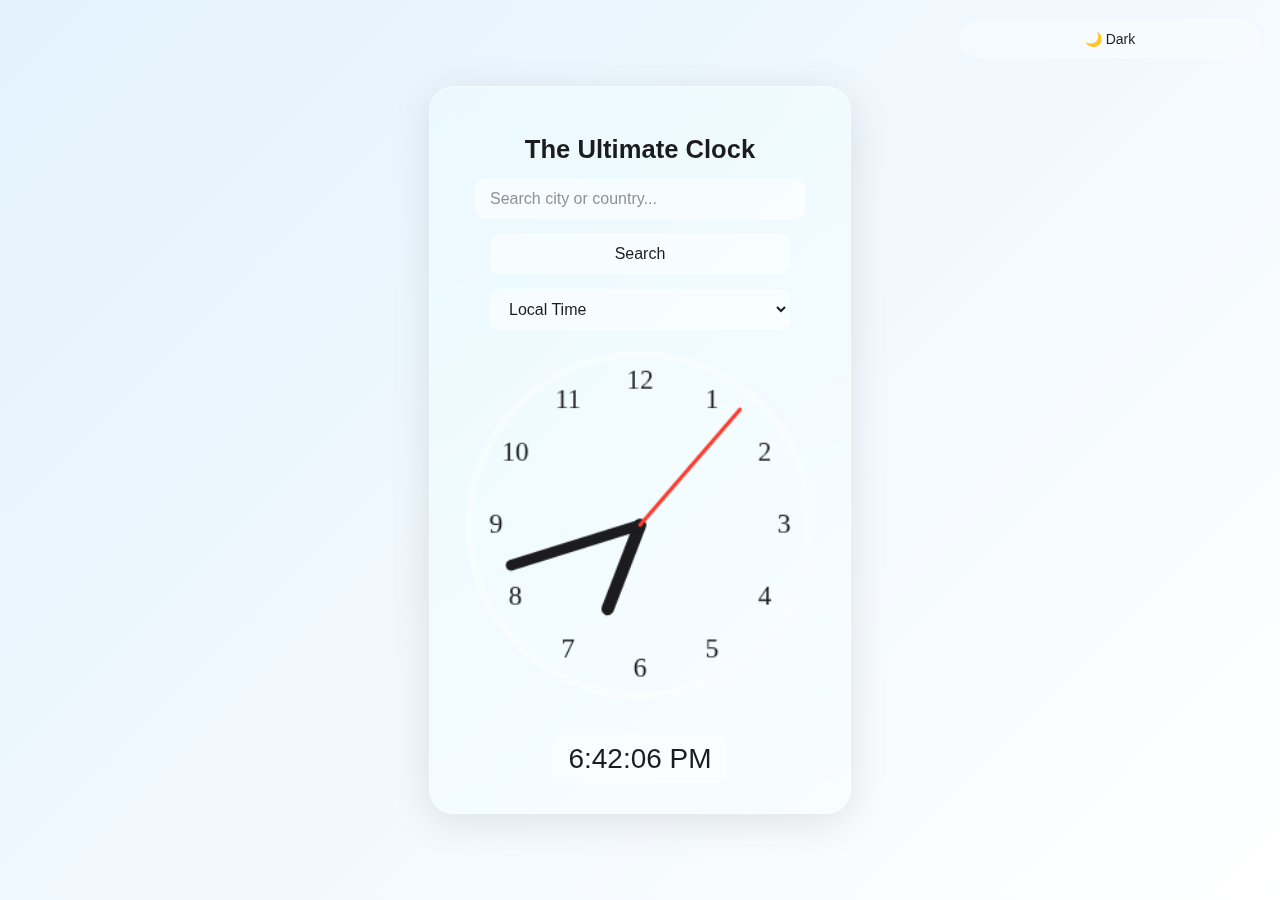
<file: index.html>
<!DOCTYPE html>
<html lang="en">
<head>
<meta charset="UTF-8">
<meta name="viewport" content="width=device-width, initial-scale=1.0">
<title>The Ultimate Clock</title>
<style>
:root {
  --bg: linear-gradient(135deg, #e3f2fd, #ffffff);
  --text: #1c1c1e;
  --glass-bg: rgba(255,255,255,0.3);
  --border: rgba(255,255,255,0.4);
  --shadow: rgba(0,0,0,0.1);
}
[data-theme='dark'] {
  --bg: linear-gradient(135deg,#0f2027,#203a43,#2c5364);
  --text:#f5f5f7;
  --glass-bg: rgba(0,0,0,0.25);
  --border: rgba(255,255,255,0.15);
  --shadow: rgba(0,0,0,0.6);
}
body{
  margin:0;
  font-family:-apple-system,BlinkMacSystemFont,'SF Pro Display','Poppins',sans-serif;
  display:flex;
  flex-direction:column;
  align-items:center;
  justify-content:center;
  min-height:100vh;
  background:var(--bg);
  color:var(--text);
  transition:0.5s;
}
.clock-container{
  background:var(--glass-bg);
  backdrop-filter:blur(20px) saturate(180%);
  -webkit-backdrop-filter:blur(20px) saturate(180%);
  border-radius:25px;
  border:1px solid var(--border);
  box-shadow:0 8px 40px var(--shadow);
  padding:30px;
  display:flex;
  flex-direction:column;
  align-items:center;
  width:90%;
  max-width:360px;
  transition:0.4s;
}
h1{font-size:clamp(1.3rem,2vw,1.6rem);margin-bottom:15px;font-weight:600;}
canvas{background:transparent;border-radius:50%;margin-bottom:20px;width:100%;height:auto;}
select,input,button{
  padding:10px 14px;
  font-size:16px;
  border-radius:10px;
  border:1px solid var(--border);
  background:rgba(255,255,255,0.25);
  color:var(--text);
  margin-bottom:15px;
  width:100%;
  max-width:300px;
  backdrop-filter:blur(10px);
  outline:none;
  transition:0.3s;
}
input::placeholder{color:rgba(100,100,100,0.7);}
#digitalTime{
  font-size:clamp(20px,4vw,28px);
  font-weight:500;
  margin-top:10px;
  padding:8px 16px;
  border-radius:12px;
  backdrop-filter:blur(6px);
  background:rgba(255,255,255,0.1);
}
.theme-toggle{
  position:fixed;
  top:20px;
  right:20px;
  background:var(--glass-bg);
  border:1px solid var(--border);
  border-radius:25px;
  padding:10px 18px;
  cursor:pointer;
  font-size:14px;
  color:var(--text);
  backdrop-filter:blur(15px);
  transition:0.3s;
}
.theme-toggle:hover{background:rgba(255,255,255,0.4);}
[data-theme='dark'] select{color:#f5f5f7;background:rgba(255,255,255,0.1);border:1px solid rgba(255,255,255,0.2);}
[data-theme='dark'] input{color:#f5f5f7;background:rgba(255,255,255,0.1);border:1px solid rgba(255,255,255,0.2);}
[data-theme='dark'] input::placeholder{color:rgba(245,245,247,0.6);}
</style>
</head>
<body>
<button class="theme-toggle" id="themeToggle">🌙 Dark</button>
<div class="clock-container">
<h1>The Ultimate Clock</h1>
<input type="text" id="searchInput" placeholder="Search city or country...">
<button id="searchBtn">Search</button>
<select id="countrySelect"></select>
<canvas id="clockCanvas" width="280" height="280"></canvas>
<div id="digitalTime"></div>
</div>

<script>
const canvas=document.getElementById('clockCanvas');
const ctx=canvas.getContext('2d');
const digitalTime=document.getElementById('digitalTime');
const countrySelect=document.getElementById('countrySelect');
const themeToggle=document.getElementById('themeToggle');
const searchInput=document.getElementById('searchInput');
const searchBtn=document.getElementById('searchBtn');

// Add supported timezones (you can extend this list)
const timezones={
  'Local Time':Intl.DateTimeFormat().resolvedOptions().timeZone,
  'United States (New York)':'America/New_York',
  'United Kingdom (London)':'Europe/London',
  'India (New Delhi)':'Asia/Kolkata',
  'Japan (Tokyo)':'Asia/Tokyo',
  'Australia (Sydney)':'Australia/Sydney',
  'UAE (Dubai)':'Asia/Dubai',
  'Germany (Berlin)':'Europe/Berlin',
  'Brazil (Sao Paulo)':'America/Sao_Paulo',
  'Maldives':'Indian/Maldives'
};

for(let country in timezones){
  const option=document.createElement('option');
  option.value=timezones[country];
  option.textContent=country;
  countrySelect.appendChild(option);
}

let selectedZone=Intl.DateTimeFormat().resolvedOptions().timeZone;
let serverTimeOffset=0;

async function syncTime(){
  try{
    const response=await fetch(`https://worldtimeapi.org/api/timezone/${selectedZone}`);
    if(!response.ok) throw new Error('Time fetch failed');
    const data=await response.json();
    const serverTime=new Date(data.datetime).getTime();
    serverTimeOffset=serverTime-Date.now();
  }catch(e){
    console.warn('Time sync failed, using local time',e);
    serverTimeOffset=0;
  }
}

async function startClock(){
  await syncTime();
  requestAnimationFrame(drawClock);
  setInterval(syncTime,60000);
}

function drawClock(){
  const now=new Date(Date.now()+serverTimeOffset);
  const radius=canvas.height/2;

  ctx.clearRect(0,0,canvas.width,canvas.height);
  ctx.save();
  ctx.translate(radius,radius);

  drawFace(ctx,radius);
  drawNumbers(ctx,radius);
  drawTime(ctx,radius,now);

  ctx.restore();

  digitalTime.textContent=now.toLocaleTimeString('en-US',{timeZone:selectedZone,hour12:true});

  requestAnimationFrame(drawClock);
}

function drawFace(ctx,radius){
  ctx.beginPath();
  ctx.arc(0,0,radius*0.95,0,2*Math.PI);
  ctx.fillStyle='rgba(255,255,255,0.05)';
  ctx.fill();
  ctx.strokeStyle='rgba(255,255,255,0.4)';
  ctx.lineWidth=radius*0.04;
  ctx.stroke();
}

function drawNumbers(ctx,radius){
  ctx.font=radius*0.15+'px SF Pro Display';
  ctx.textBaseline='middle';
  ctx.textAlign='center';
  ctx.fillStyle=getComputedStyle(document.body).getPropertyValue('--text');
  for(let num=1;num<=12;num++){
    const ang=num*Math.PI/6;
    ctx.rotate(ang);
    ctx.translate(0,-radius*0.8);
    ctx.rotate(-ang);
    ctx.fillText(num.toString(),0,0);
    ctx.rotate(ang);
    ctx.translate(0,radius*0.8);
    ctx.rotate(-ang);
  }
}

function drawTime(ctx,radius,now){
  const ms=now.getMilliseconds();
  const second=now.getSeconds()+ms/1000;
  const minute=now.getMinutes()+second/60;
  const hour=(now.getHours()%12)+minute/60;
  drawHand(ctx,hour*Math.PI/6,radius*0.5,radius*0.07);
  drawHand(ctx,minute*Math.PI/30,radius*0.75,radius*0.06);
  drawHand(ctx,second*Math.PI/30,radius*0.85,radius*0.02,'#ff3b30');
}

function drawHand(ctx,pos,length,width,color=getComputedStyle(document.body).getPropertyValue('--text')){
  ctx.beginPath();
  ctx.lineWidth=width;
  ctx.lineCap='round';
  ctx.strokeStyle=color;
  ctx.moveTo(0,0);
  ctx.rotate(pos);
  ctx.lineTo(0,-length);
  ctx.stroke();
  ctx.rotate(-pos);
}

// Country dropdown change
countrySelect.addEventListener('change', async e=>{
  selectedZone=e.target.value;
  await syncTime();
});

// Dark/light toggle
themeToggle.addEventListener('click',()=>{
  if(document.body.getAttribute('data-theme')==='dark'){
    document.body.removeAttribute('data-theme');
    themeToggle.textContent='🌙 Dark';
  }else{
    document.body.setAttribute('data-theme','dark');
    themeToggle.textContent='☀️ Light';
  }
});

// Search button functionality
searchBtn.addEventListener('click', async ()=>{
  const query=searchInput.value.toLowerCase().trim();
  const matches=Object.entries(timezones).filter(([name, tz])=>name.toLowerCase().includes(query));
  if(matches.length>0){
    selectedZone=matches[0][1];
    countrySelect.value=selectedZone;
    await syncTime();
  } else {
    alert('No matching timezone found!');
  }
});

// Auto select local timezone
if(navigator.geolocation){
  navigator.geolocation.getCurrentPosition(()=>{
    try{
      const tz=Intl.DateTimeFormat().resolvedOptions().timeZone;
      selectedZone=tz;
      countrySelect.value=tz;
      syncTime();
    }catch(e){console.warn(e);}
  });
}

startClock();
</script>
</body>
</html>
</file>
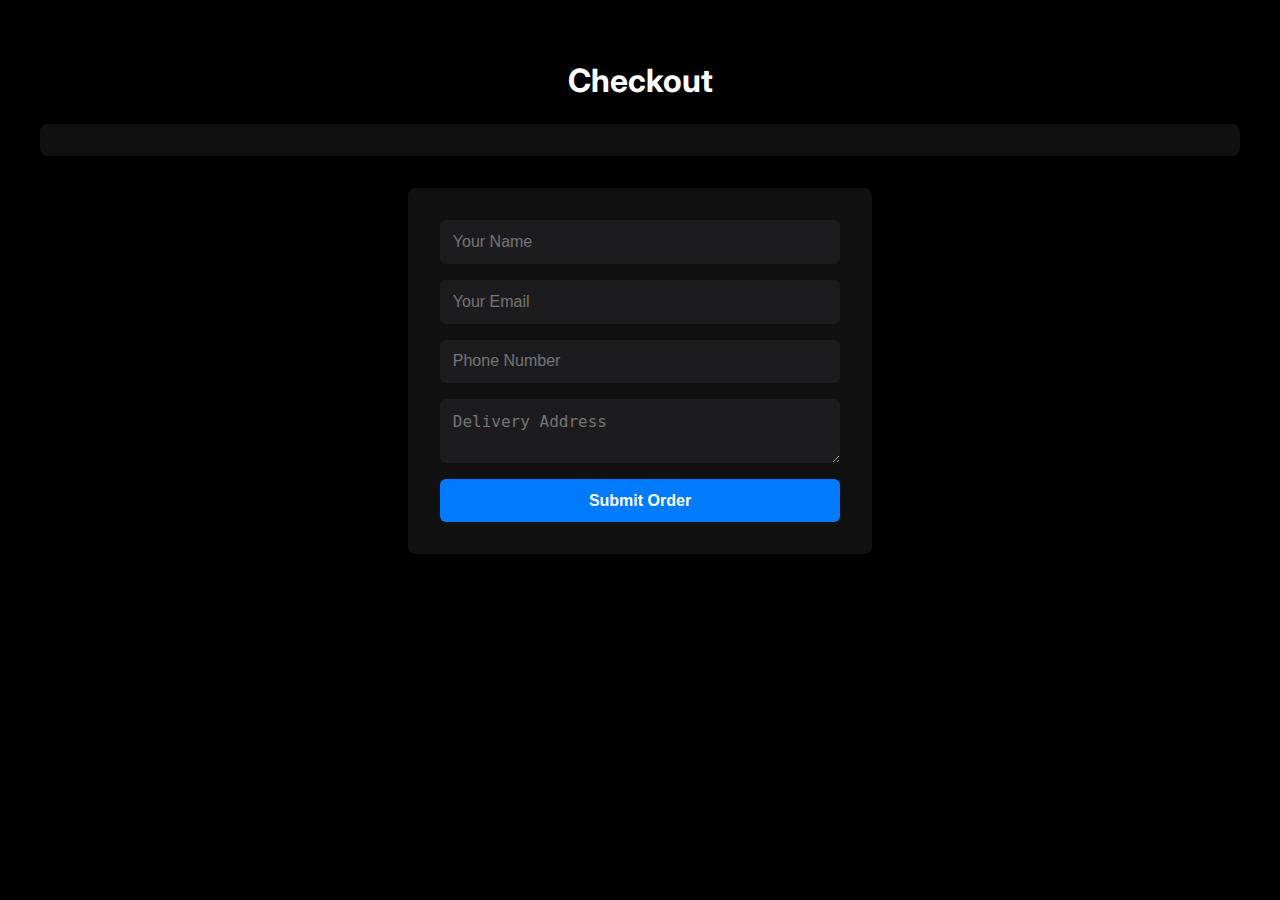
<file: checkout.html>
<!DOCTYPE html><html lang="en">
<head>
  <meta charset="UTF-8" />
  <meta name="viewport" content="width=device-width, initial-scale=1.0"/>
  <title>Checkout - TechStore</title>
  <link href="https://fonts.googleapis.com/css2?family=Inter:wght@400;600&display=swap" rel="stylesheet"/>
  <style>
    body {
      font-family: 'Inter', sans-serif;
      background-color: #000;
      color: white;
      padding: 2rem;
    }h1 {
  text-align: center;
  margin-bottom: 1.5rem;
}

.cart-items {
  background-color: #111;
  padding: 1rem;
  border-radius: 8px;
  margin-bottom: 2rem;
}

.cart-items p {
  margin: 0.5rem 0;
  color: #ccc;
}

form {
  max-width: 400px;
  margin: 0 auto;
  display: flex;
  flex-direction: column;
  gap: 1rem;
  background-color: #111;
  padding: 2rem;
  border-radius: 8px;
}

input, textarea, button {
  padding: 0.8rem;
  border-radius: 6px;
  border: none;
  font-size: 1rem;
}

input, textarea {
  background-color: #1c1c1e;
  color: white;
}

button {
  background-color: #007aff;
  color: white;
  font-weight: bold;
  cursor: pointer;
}

button:hover {
  background-color: #005bb5;
}

  </style>
</head>
<body>  <h1>Checkout</h1>  <div class="cart-items" id="cartDisplay"></div>  <form id="checkoutForm" action="https://formsubmit.co/theinvestorcompany001@gmail.com" method="POST" onsubmit="showThanks()">
    <input type="text" name="name" placeholder="Your Name" required />
    <input type="email" name="email" placeholder="Your Email" required />
    <input type="text" name="phone" placeholder="Phone Number" required />
    <textarea name="address" placeholder="Delivery Address" required></textarea>
    <input type="hidden" name="cart" id="cartInput" />
    <input type="hidden" name="_captcha" value="false" />
    <button type="submit">Submit Order</button>
  </form>  <script>
    const cartDisplay = document.getElementById("cartDisplay");
    const cartInput = document.getElementById("cartInput");

    const params = new URLSearchParams(window.location.search);
    const cartData = params.get("cart");

    if (cartData) {
      const cart = JSON.parse(decodeURIComponent(cartData));
      let displayText = "<strong>Items in your cart:</strong><br>";
      let cartSummary = "";

      for (let item in cart) {
        displayText += `<p>${item} × ${cart[item]}</p>`;
        cartSummary += `${item}: ${cart[item]}\n`;
      }

      cartDisplay.innerHTML = displayText;
      cartInput.value = cartSummary;
    }

    function showThanks() {
      setTimeout(() => {
        alert("Thank you for shopping with us!");
      }, 100);
    }
  </script></body>
</html>
</file>
